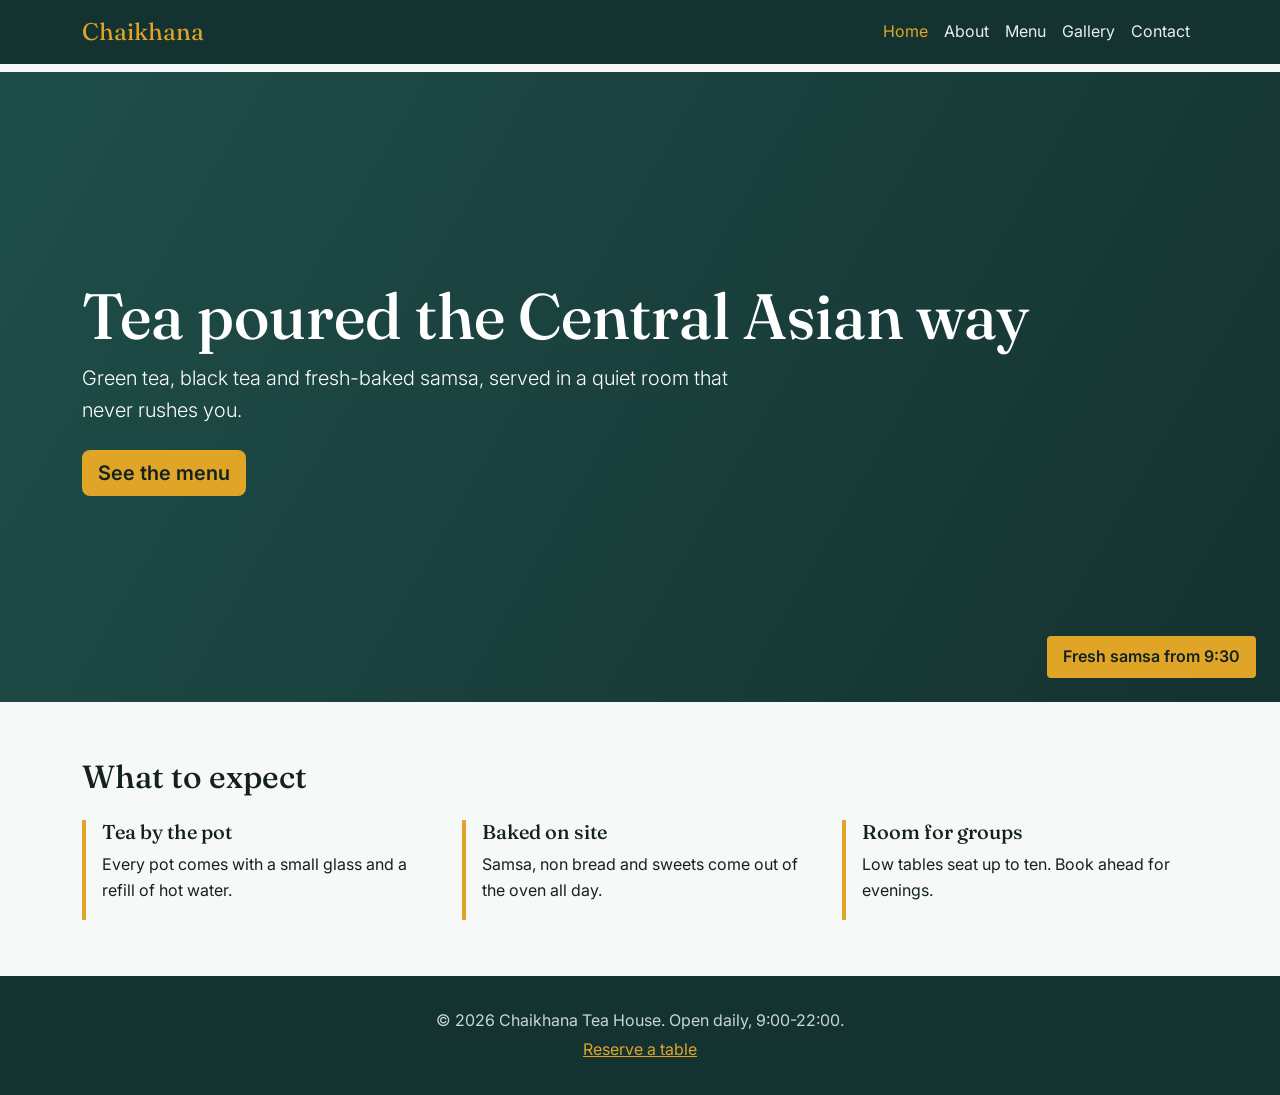
<file: index.html>
<!DOCTYPE html>
<html lang="en">
<head>
  <meta charset="UTF-8">
  <meta name="viewport" content="width=device-width, initial-scale=1">
  <title>Home | Chaikhana</title>
  <link rel="preconnect" href="https://fonts.googleapis.com">
  <link href="https://fonts.googleapis.com/css2?family=Fraunces:wght@600;800&family=Inter:wght@400;600&display=swap" rel="stylesheet">
  <link href="https://cdn.jsdelivr.net/npm/bootstrap@5.3.3/dist/css/bootstrap.min.css" rel="stylesheet">
  <link href="css/style.css" rel="stylesheet">
</head>
<body>
  <header>
    <nav class="site-nav navbar navbar-expand-md navbar-dark">
      <div class="container">
        <a class="navbar-brand brand" href="index.html">Chaikhana</a>
        <button class="navbar-toggler" type="button" data-bs-toggle="collapse" data-bs-target="#nav" aria-controls="nav" aria-expanded="false" aria-label="Toggle navigation"><span class="navbar-toggler-icon"></span></button>
        <div class="collapse navbar-collapse" id="nav"><ul class="navbar-nav ms-auto"><li class="nav-item"><a class="nav-link active" href="index.html">Home</a></li><li class="nav-item"><a class="nav-link" href="about.html">About</a></li><li class="nav-item"><a class="nav-link" href="menu.html">Menu</a></li><li class="nav-item"><a class="nav-link" href="gallery.html">Gallery</a></li><li class="nav-item"><a class="nav-link" href="contact.html">Contact</a></li></ul></div>
      </div>
    </nav>
  </header>
  <main>
    <section class="hero">
      <div class="container">
        <h1>Tea poured the Central Asian way</h1>
        <p class="lead col-md-7 px-0">Green tea, black tea and fresh-baked samsa, served in a quiet room that never rushes you.</p>
        <a href="menu.html" class="btn btn-saffron btn-lg mt-2">See the menu</a>
      </div>
      <span class="badge-corner">Fresh samsa from 9:30</span>
    </section>
    <section id="intro">
      <div class="container">
        <h2 class="mb-4">What to expect</h2>
        <div class="features">
          <article class="feature"><h3 class="h5">Tea by the pot</h3><p>Every pot comes with a small glass and a refill of hot water.</p></article>
          <article class="feature"><h3 class="h5">Baked on site</h3><p>Samsa, non bread and sweets come out of the oven all day.</p></article>
          <article class="feature"><h3 class="h5">Room for groups</h3><p>Low tables seat up to ten. Book ahead for evenings.</p></article>
        </div>
      </div>
    </section>
  </main>
  <footer class="site-footer text-center">
    <div class="container"><p class="mb-1">&copy; 2026 Chaikhana Tea House. Open daily, 9:00-22:00.</p><p class="mb-0"><a href="contact.html">Reserve a table</a></p></div>
  </footer>
  <script src="https://cdn.jsdelivr.net/npm/bootstrap@5.3.3/dist/js/bootstrap.bundle.min.js"></script>
</body>
</html>
</file>
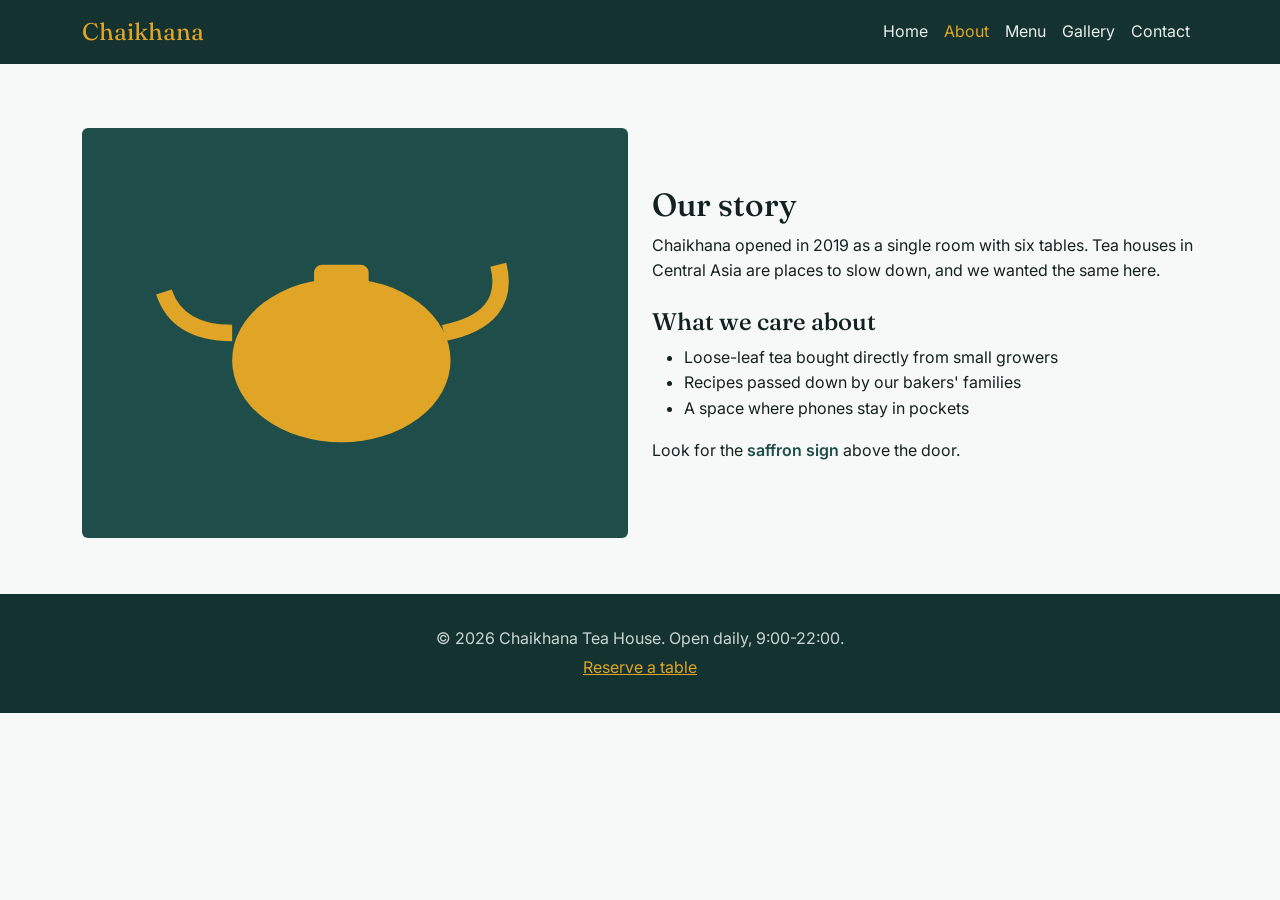
<file: about.html>
<!DOCTYPE html>
<html lang="en">
<head>
  <meta charset="UTF-8">
  <meta name="viewport" content="width=device-width, initial-scale=1">
  <title>About | Chaikhana</title>
  <link rel="preconnect" href="https://fonts.googleapis.com">
  <link href="https://fonts.googleapis.com/css2?family=Fraunces:wght@600;800&family=Inter:wght@400;600&display=swap" rel="stylesheet">
  <link href="https://cdn.jsdelivr.net/npm/bootstrap@5.3.3/dist/css/bootstrap.min.css" rel="stylesheet">
  <link href="css/style.css" rel="stylesheet">
</head>
<body>
  <header>
    <nav class="site-nav navbar navbar-expand-md navbar-dark">
      <div class="container">
        <a class="navbar-brand brand" href="index.html">Chaikhana</a>
        <button class="navbar-toggler" type="button" data-bs-toggle="collapse" data-bs-target="#nav" aria-controls="nav" aria-expanded="false" aria-label="Toggle navigation"><span class="navbar-toggler-icon"></span></button>
        <div class="collapse navbar-collapse" id="nav"><ul class="navbar-nav ms-auto"><li class="nav-item"><a class="nav-link" href="index.html">Home</a></li><li class="nav-item"><a class="nav-link active" href="about.html">About</a></li><li class="nav-item"><a class="nav-link" href="menu.html">Menu</a></li><li class="nav-item"><a class="nav-link" href="gallery.html">Gallery</a></li><li class="nav-item"><a class="nav-link" href="contact.html">Contact</a></li></ul></div>
      </div>
    </nav>
  </header>
  <main>
    <section>
      <div class="container">
        <div class="row align-items-center g-4">
          <div class="col-md-6"><img src="images/teapot.svg" class="img-fluid rounded" alt="Illustration of a teapot and glass"></div>
          <div class="col-md-6">
            <h1 class="h2">Our story</h1>
            <p>Chaikhana opened in 2019 as a single room with six tables. Tea houses in Central Asia are places to slow down, and we wanted the same here.</p>
            <h2 class="h4 mt-4">What we care about</h2>
            <ul>
              <li>Loose-leaf tea bought directly from small growers</li>
              <li>Recipes passed down by our bakers' families</li>
              <li>A space where phones stay in pockets</li>
            </ul>
            <p>Look for the <span class="price">saffron sign</span> above the door.</p>
          </div>
        </div>
      </div>
    </section>
  </main>
  <footer class="site-footer text-center">
    <div class="container"><p class="mb-1">&copy; 2026 Chaikhana Tea House. Open daily, 9:00-22:00.</p><p class="mb-0"><a href="contact.html">Reserve a table</a></p></div>
  </footer>
  <script src="https://cdn.jsdelivr.net/npm/bootstrap@5.3.3/dist/js/bootstrap.bundle.min.js"></script>
</body>
</html>
</file>
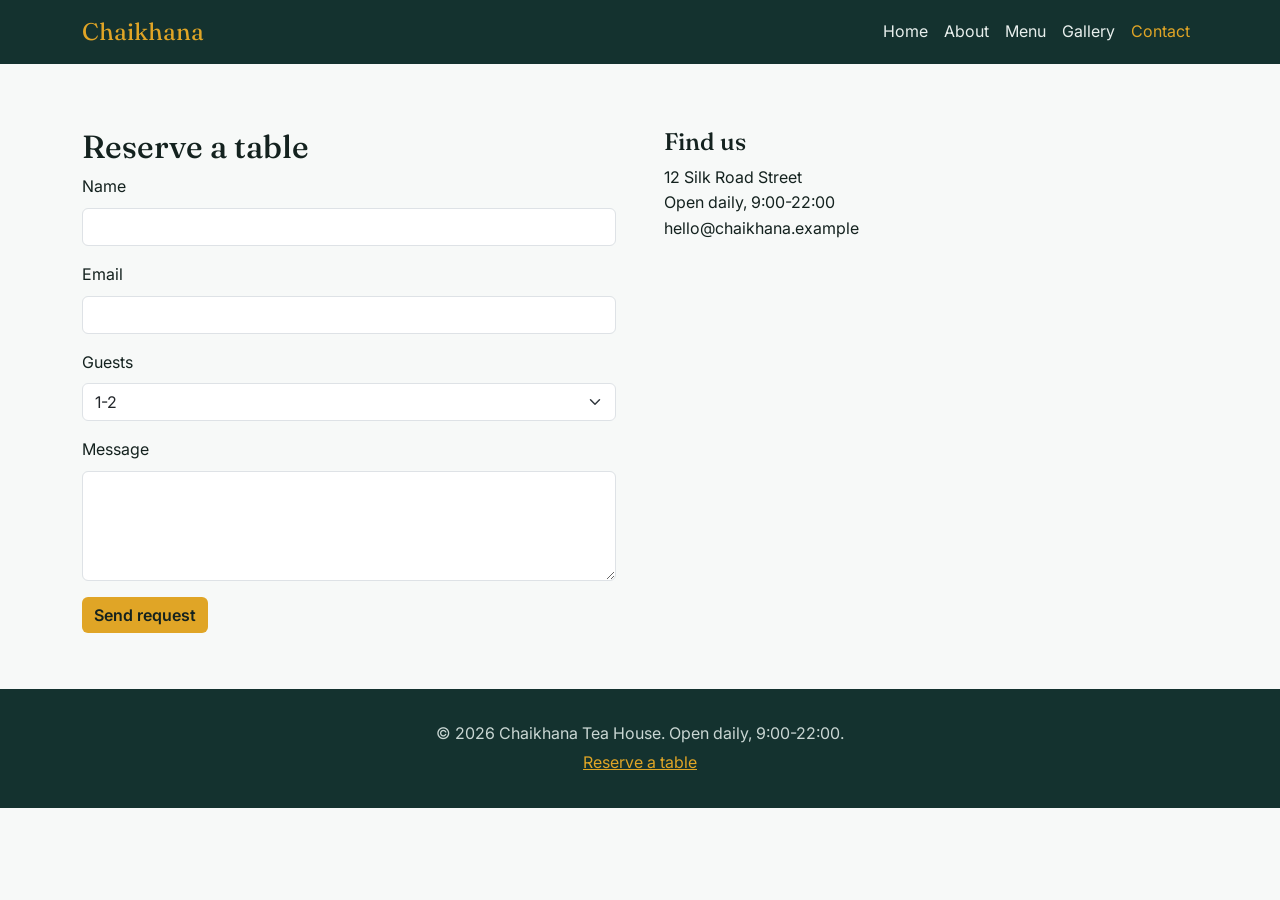
<file: contact.html>
<!DOCTYPE html>
<html lang="en">
<head>
  <meta charset="UTF-8">
  <meta name="viewport" content="width=device-width, initial-scale=1">
  <title>Contact | Chaikhana</title>
  <link rel="preconnect" href="https://fonts.googleapis.com">
  <link href="https://fonts.googleapis.com/css2?family=Fraunces:wght@600;800&family=Inter:wght@400;600&display=swap" rel="stylesheet">
  <link href="https://cdn.jsdelivr.net/npm/bootstrap@5.3.3/dist/css/bootstrap.min.css" rel="stylesheet">
  <link href="css/style.css" rel="stylesheet">
</head>
<body>
  <header>
    <nav class="site-nav navbar navbar-expand-md navbar-dark">
      <div class="container">
        <a class="navbar-brand brand" href="index.html">Chaikhana</a>
        <button class="navbar-toggler" type="button" data-bs-toggle="collapse" data-bs-target="#nav" aria-controls="nav" aria-expanded="false" aria-label="Toggle navigation"><span class="navbar-toggler-icon"></span></button>
        <div class="collapse navbar-collapse" id="nav"><ul class="navbar-nav ms-auto"><li class="nav-item"><a class="nav-link" href="index.html">Home</a></li><li class="nav-item"><a class="nav-link" href="about.html">About</a></li><li class="nav-item"><a class="nav-link" href="menu.html">Menu</a></li><li class="nav-item"><a class="nav-link" href="gallery.html">Gallery</a></li><li class="nav-item"><a class="nav-link active" href="contact.html">Contact</a></li></ul></div>
      </div>
    </nav>
  </header>
  <main>
    <section>
      <div class="container">
        <div class="row g-5">
          <div class="col-md-6">
            <h1 class="h2">Reserve a table</h1>
            <form action="#" method="post">
              <div class="mb-3"><label for="name" class="form-label">Name</label><input type="text" id="name" name="name" class="form-control" required></div>
              <div class="mb-3"><label for="email" class="form-label">Email</label><input type="email" id="email" name="email" class="form-control" required></div>
              <div class="mb-3"><label for="guests" class="form-label">Guests</label>
                <select id="guests" name="guests" class="form-select"><option>1-2</option><option>3-5</option><option>6-10</option></select></div>
              <div class="mb-3"><label for="msg" class="form-label">Message</label><textarea id="msg" name="msg" rows="4" class="form-control"></textarea></div>
              <button type="submit" class="btn btn-saffron">Send request</button>
            </form>
          </div>
          <div class="col-md-6">
            <h2 class="h4">Find us</h2>
            <address>12 Silk Road Street<br>Open daily, 9:00-22:00<br>hello@chaikhana.example</address>
          </div>
        </div>
      </div>
    </section>
  </main>
  <footer class="site-footer text-center">
    <div class="container"><p class="mb-1">&copy; 2026 Chaikhana Tea House. Open daily, 9:00-22:00.</p><p class="mb-0"><a href="contact.html">Reserve a table</a></p></div>
  </footer>
  <script src="https://cdn.jsdelivr.net/npm/bootstrap@5.3.3/dist/js/bootstrap.bundle.min.js"></script>
</body>
</html>
</file>
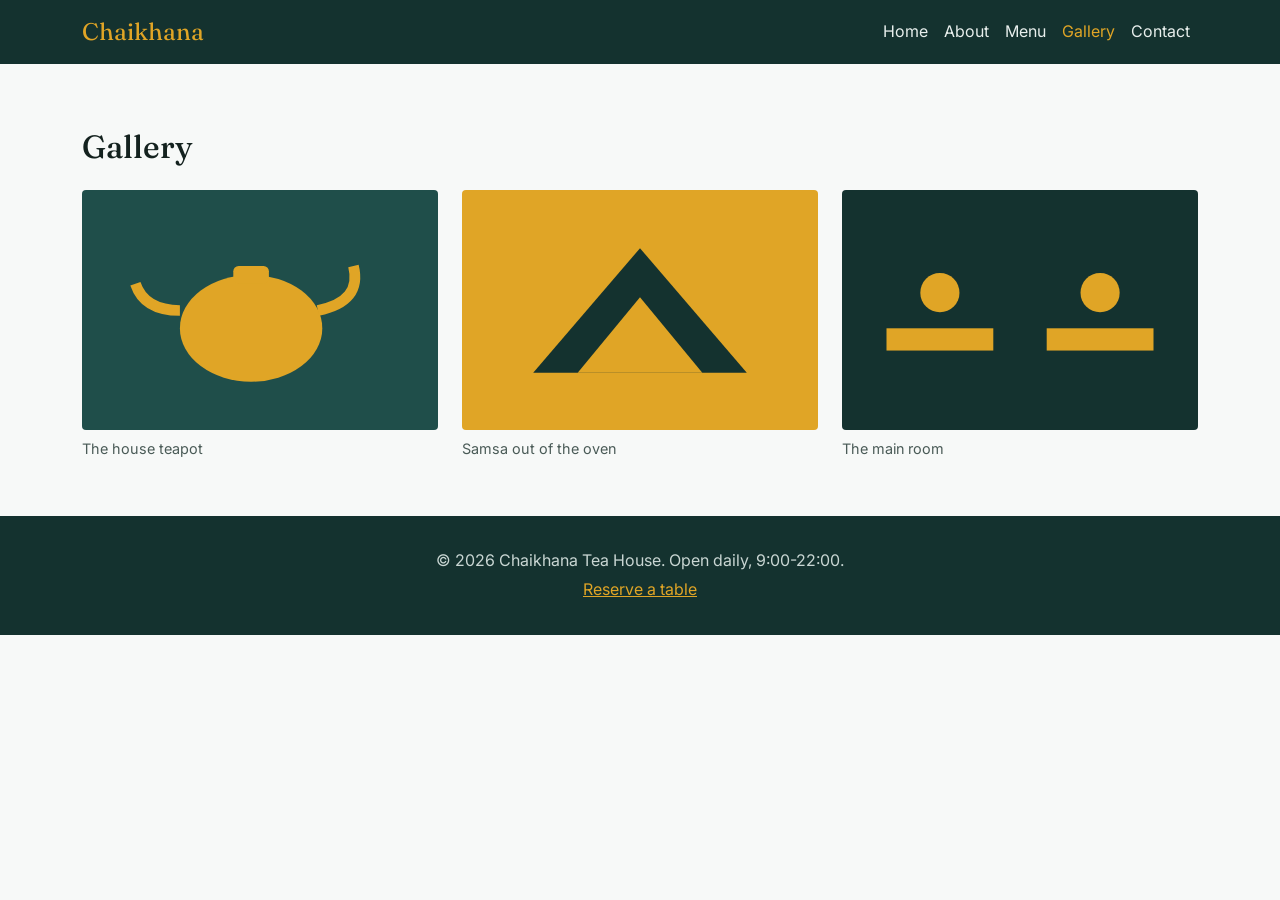
<file: gallery.html>
<!DOCTYPE html>
<html lang="en">
<head>
  <meta charset="UTF-8">
  <meta name="viewport" content="width=device-width, initial-scale=1">
  <title>Gallery | Chaikhana</title>
  <link rel="preconnect" href="https://fonts.googleapis.com">
  <link href="https://fonts.googleapis.com/css2?family=Fraunces:wght@600;800&family=Inter:wght@400;600&display=swap" rel="stylesheet">
  <link href="https://cdn.jsdelivr.net/npm/bootstrap@5.3.3/dist/css/bootstrap.min.css" rel="stylesheet">
  <link href="css/style.css" rel="stylesheet">
</head>
<body>
  <header>
    <nav class="site-nav navbar navbar-expand-md navbar-dark">
      <div class="container">
        <a class="navbar-brand brand" href="index.html">Chaikhana</a>
        <button class="navbar-toggler" type="button" data-bs-toggle="collapse" data-bs-target="#nav" aria-controls="nav" aria-expanded="false" aria-label="Toggle navigation"><span class="navbar-toggler-icon"></span></button>
        <div class="collapse navbar-collapse" id="nav"><ul class="navbar-nav ms-auto"><li class="nav-item"><a class="nav-link" href="index.html">Home</a></li><li class="nav-item"><a class="nav-link" href="about.html">About</a></li><li class="nav-item"><a class="nav-link" href="menu.html">Menu</a></li><li class="nav-item"><a class="nav-link active" href="gallery.html">Gallery</a></li><li class="nav-item"><a class="nav-link" href="contact.html">Contact</a></li></ul></div>
      </div>
    </nav>
  </header>
  <main>
    <section>
      <div class="container">
        <h1 class="h2 mb-4">Gallery</h1>
        <div class="gallery-grid">
          <figure><img src="images/teapot.svg" alt="Teapot and glass"><figcaption>The house teapot</figcaption></figure>
          <figure><img src="images/samsa.svg" alt="Samsa pastries"><figcaption>Samsa out of the oven</figcaption></figure>
          <figure><img src="images/room.svg" alt="Low tables in the tea room"><figcaption>The main room</figcaption></figure>
        </div>
      </div>
    </section>
  </main>
  <footer class="site-footer text-center">
    <div class="container"><p class="mb-1">&copy; 2026 Chaikhana Tea House. Open daily, 9:00-22:00.</p><p class="mb-0"><a href="contact.html">Reserve a table</a></p></div>
  </footer>
  <script src="https://cdn.jsdelivr.net/npm/bootstrap@5.3.3/dist/js/bootstrap.bundle.min.js"></script>
</body>
</html>
</file>
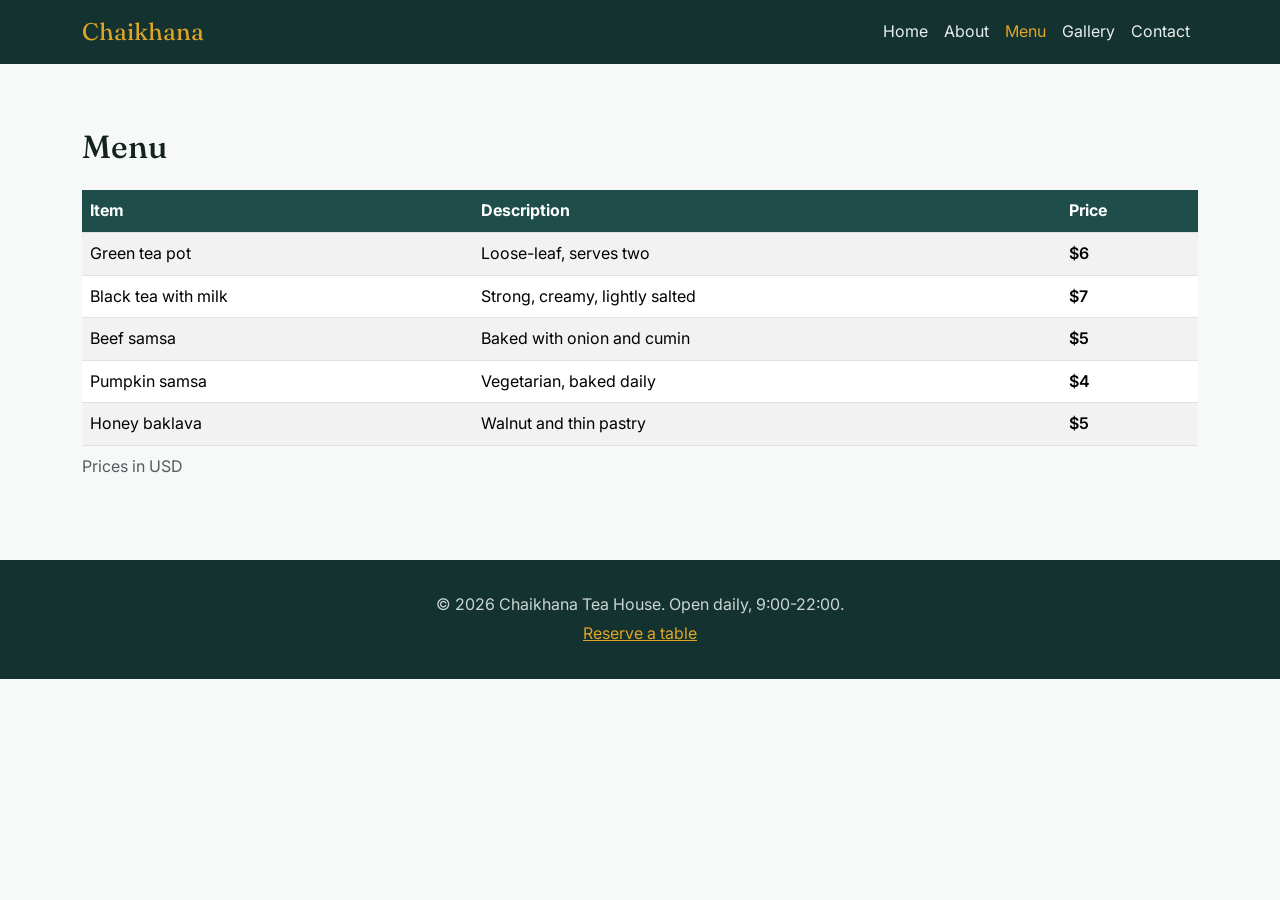
<file: menu.html>
<!DOCTYPE html>
<html lang="en">
<head>
  <meta charset="UTF-8">
  <meta name="viewport" content="width=device-width, initial-scale=1">
  <title>Menu | Chaikhana</title>
  <link rel="preconnect" href="https://fonts.googleapis.com">
  <link href="https://fonts.googleapis.com/css2?family=Fraunces:wght@600;800&family=Inter:wght@400;600&display=swap" rel="stylesheet">
  <link href="https://cdn.jsdelivr.net/npm/bootstrap@5.3.3/dist/css/bootstrap.min.css" rel="stylesheet">
  <link href="css/style.css" rel="stylesheet">
</head>
<body>
  <header>
    <nav class="site-nav navbar navbar-expand-md navbar-dark">
      <div class="container">
        <a class="navbar-brand brand" href="index.html">Chaikhana</a>
        <button class="navbar-toggler" type="button" data-bs-toggle="collapse" data-bs-target="#nav" aria-controls="nav" aria-expanded="false" aria-label="Toggle navigation"><span class="navbar-toggler-icon"></span></button>
        <div class="collapse navbar-collapse" id="nav"><ul class="navbar-nav ms-auto"><li class="nav-item"><a class="nav-link" href="index.html">Home</a></li><li class="nav-item"><a class="nav-link" href="about.html">About</a></li><li class="nav-item"><a class="nav-link active" href="menu.html">Menu</a></li><li class="nav-item"><a class="nav-link" href="gallery.html">Gallery</a></li><li class="nav-item"><a class="nav-link" href="contact.html">Contact</a></li></ul></div>
      </div>
    </nav>
  </header>
  <main>
    <section>
      <div class="container">
        <h1 class="h2 mb-4">Menu</h1>
        <div class="table-responsive">
          <table class="table table-striped menu-table">
            <caption>Prices in USD</caption>
            <thead><tr><th scope="col">Item</th><th scope="col">Description</th><th scope="col">Price</th></tr></thead>
            <tbody>
              <tr><td>Green tea pot</td><td>Loose-leaf, serves two</td><td class="price">$6</td></tr>
              <tr><td>Black tea with milk</td><td>Strong, creamy, lightly salted</td><td class="price">$7</td></tr>
              <tr><td>Beef samsa</td><td>Baked with onion and cumin</td><td class="price">$5</td></tr>
              <tr><td>Pumpkin samsa</td><td>Vegetarian, baked daily</td><td class="price">$4</td></tr>
              <tr><td>Honey baklava</td><td>Walnut and thin pastry</td><td class="price">$5</td></tr>
            </tbody>
          </table>
        </div>
      </div>
    </section>
  </main>
  <footer class="site-footer text-center">
    <div class="container"><p class="mb-1">&copy; 2026 Chaikhana Tea House. Open daily, 9:00-22:00.</p><p class="mb-0"><a href="contact.html">Reserve a table</a></p></div>
  </footer>
  <script src="https://cdn.jsdelivr.net/npm/bootstrap@5.3.3/dist/js/bootstrap.bundle.min.js"></script>
</body>
</html>
</file>
<file: css/style.css>
/* Chaikhana - theme tokens */
:root{--teal:#1f4e4a;--teal-d:#14322f;--saffron:#e0a526;--paper:#f7f9f8;--ink:#14221f;--gap:1.5rem}
body{font-family:'Inter',sans-serif;color:var(--ink);background:var(--paper);line-height:1.6}
h1,h2,h3,.brand{font-family:'Fraunces',serif}
/* Positioning: fixed nav + relative/absolute hero caption */
.site-nav{background:var(--teal-d);position:fixed;top:0;left:0;right:0;z-index:100}
.site-nav .nav-link{color:#e8efed}
.site-nav .nav-link:hover,.site-nav .nav-link.active{color:var(--saffron)}
.brand{color:var(--saffron)!important;font-size:1.5rem}
main{padding-top:72px}
.hero{position:relative;min-height:70vh;background:linear-gradient(120deg,var(--teal) 0%,var(--teal-d) 100%);color:#fff;display:flex;align-items:center}
.hero h1{font-size:clamp(2.2rem,6vw,4rem)}
.hero .badge-corner{position:absolute;right:1.5rem;bottom:1.5rem;background:var(--saffron);color:var(--ink);padding:.5rem 1rem;border-radius:.25rem;font-weight:600}
.btn-saffron{background:var(--saffron);color:var(--ink);font-weight:600;border:0}
.btn-saffron:hover{background:#c78f17;color:var(--ink)}
section{padding:3.5rem 0}
#intro p{max-width:65ch}
/* Flexbox: feature row */
.features{display:flex;flex-wrap:wrap;gap:var(--gap)}
.feature{flex:1 1 220px;border-left:4px solid var(--saffron);padding-left:1rem}
/* Grid: gallery */
.gallery-grid{display:grid;grid-template-columns:repeat(3,1fr);gap:var(--gap)}
.gallery-grid figure{margin:0}
.gallery-grid img{width:100%;height:240px;object-fit:cover;border-radius:.25rem}
.gallery-grid figcaption{font-size:.9rem;color:#4a5b57;margin-top:.4rem}
.menu-table th{background:var(--teal);color:#fff}
.price{font-weight:600;color:var(--teal)}
.site-footer{background:var(--teal-d);color:#c9d6d3;padding:2rem 0}
.site-footer a{color:var(--saffron)}
a:focus-visible,button:focus-visible,input:focus-visible,textarea:focus-visible{outline:3px solid var(--saffron);outline-offset:2px}
/* Media queries: tablet and mobile */
@media (max-width:992px){.gallery-grid{grid-template-columns:repeat(2,1fr)}.hero{min-height:55vh}}
@media (max-width:576px){.gallery-grid{grid-template-columns:1fr}.hero .badge-corner{position:static;display:inline-block;margin-top:1rem}section{padding:2rem 0}}
</file>
